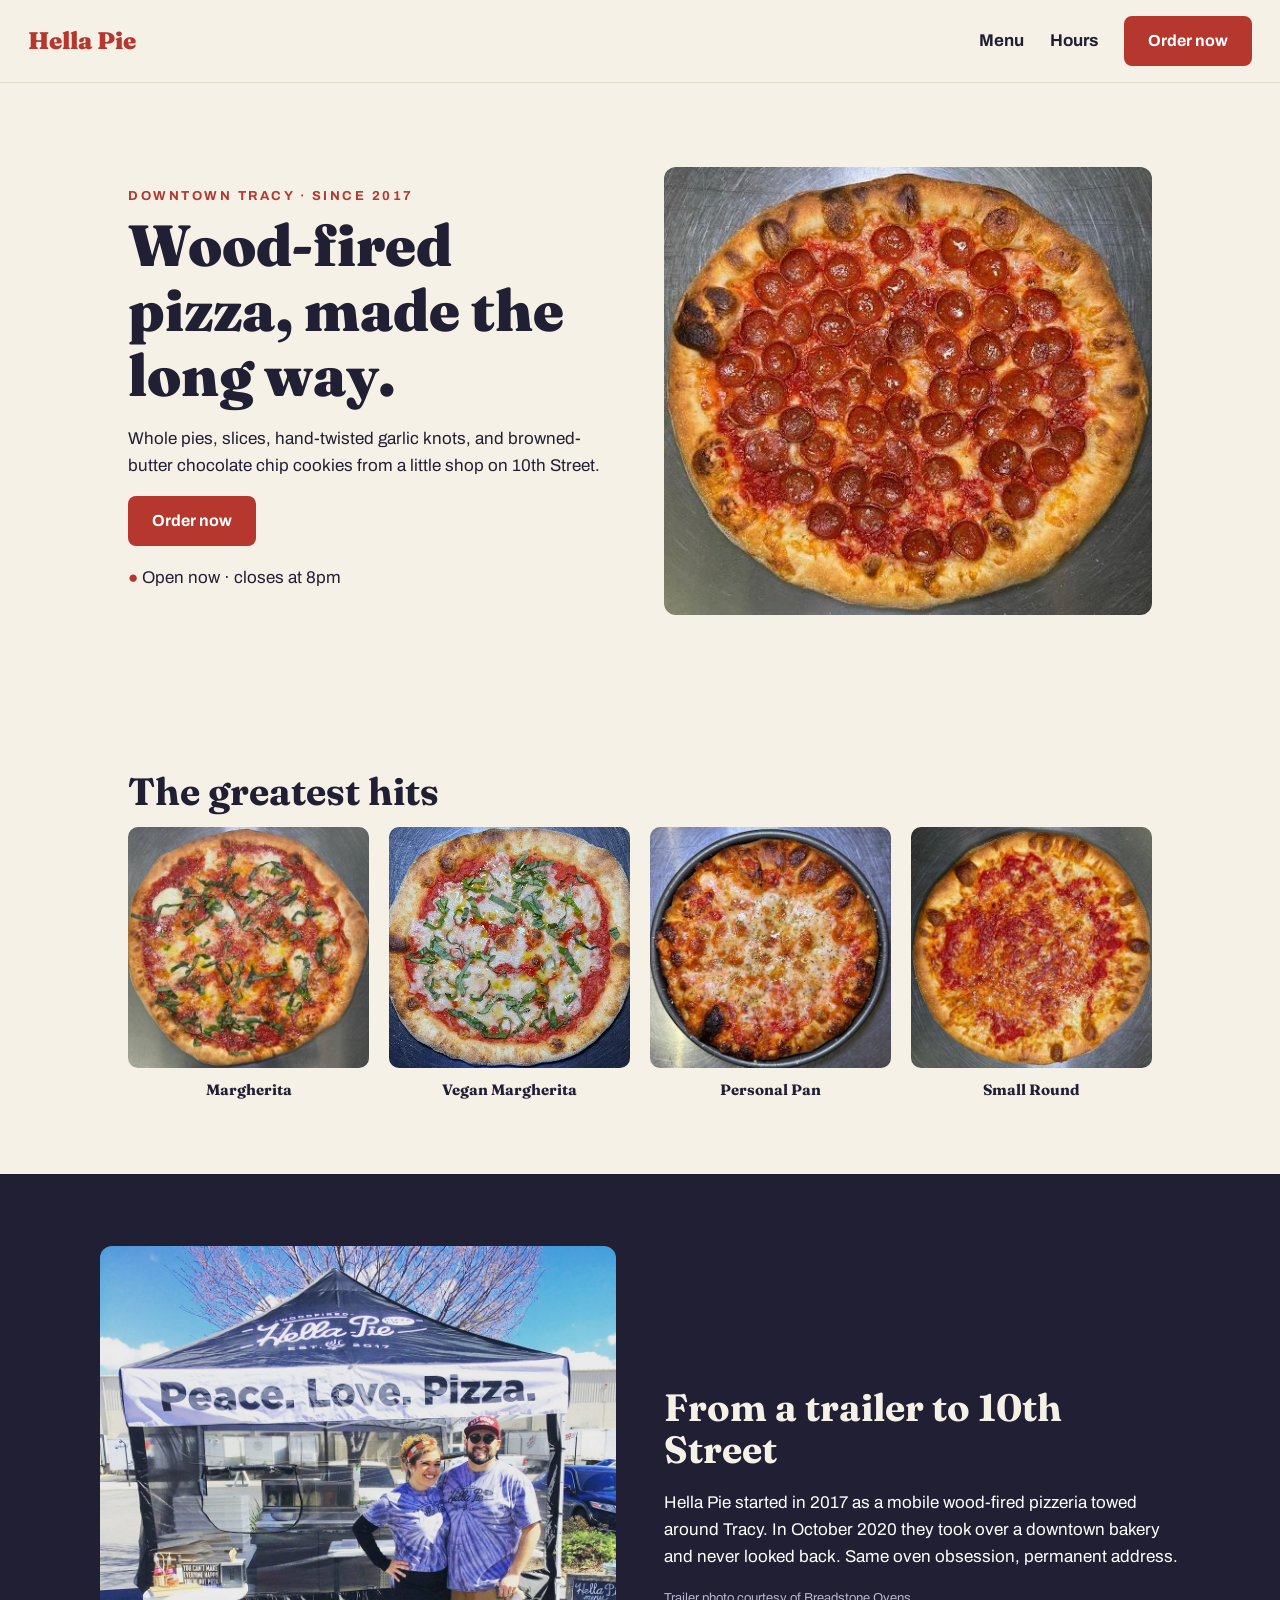
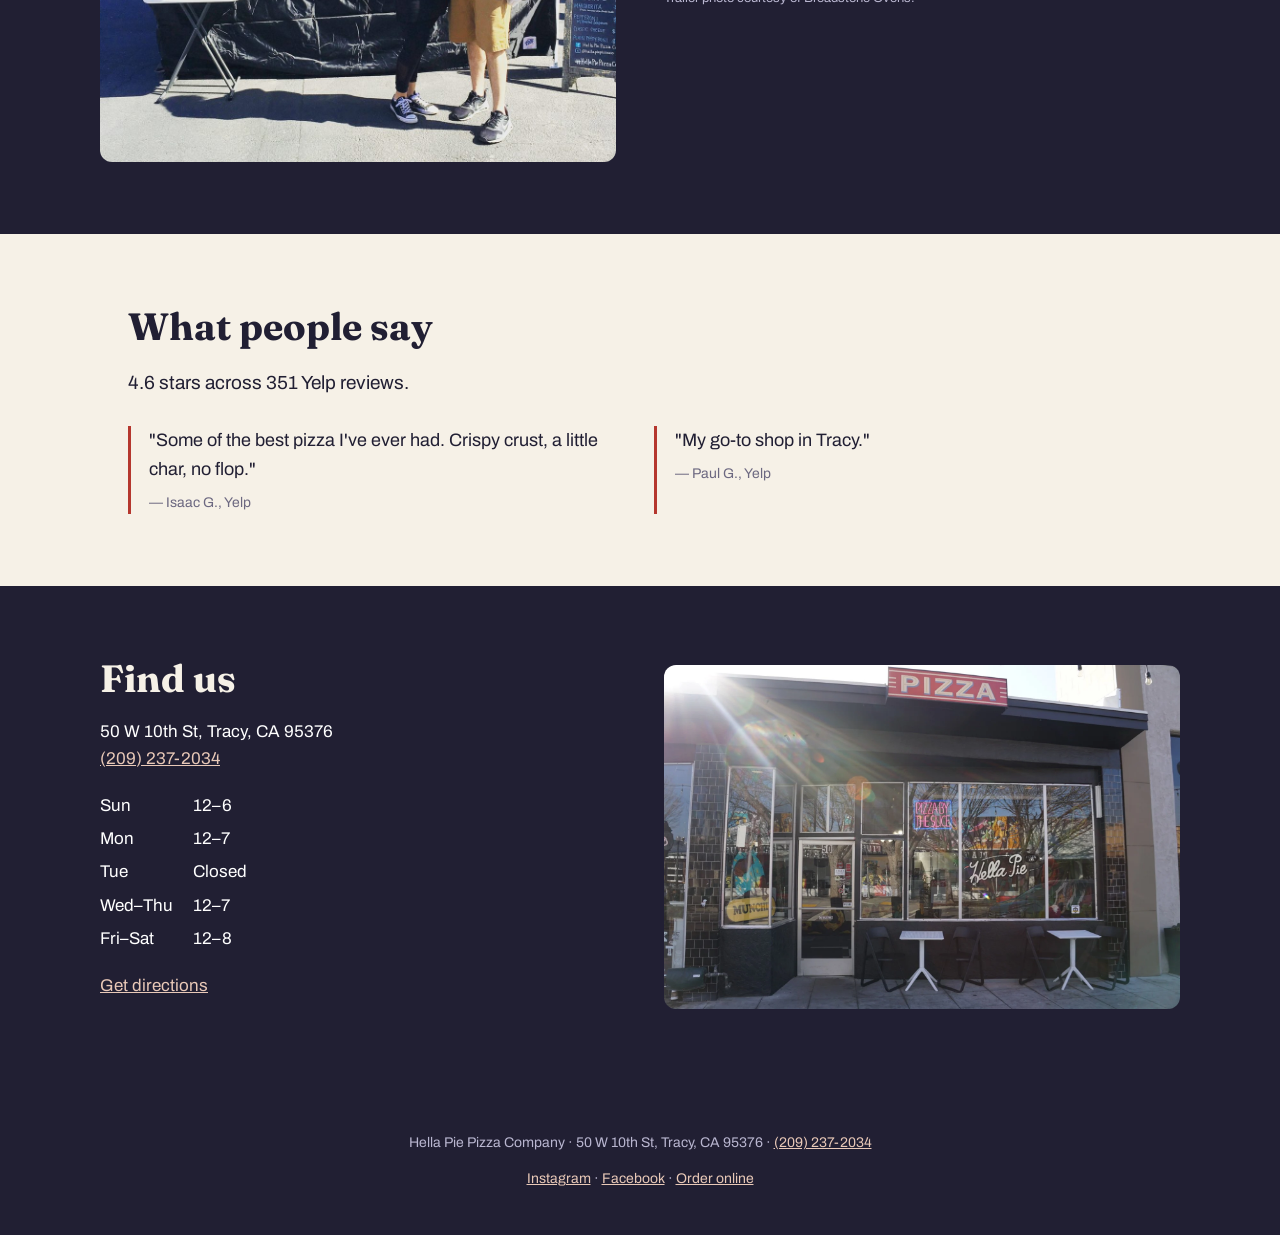
<file: index.html>
<!DOCTYPE html>
<html lang="en">
<head>
  <meta charset="UTF-8">
  <meta name="viewport" content="width=device-width, initial-scale=1">
  <title>Hella Pie Pizza Company — Wood-Fired Pizza in Downtown Tracy, CA</title>
  <meta name="description" content="Wood-fired pies, hand-twisted garlic knots, and browned-butter cookies on 10th Street in downtown Tracy. 4.6 stars across 351 reviews. Order online for pickup.">
  <link rel="canonical" href="https://hellapiepizza.com/">
  <link rel="preconnect" href="https://fonts.googleapis.com">
  <link rel="preconnect" href="https://fonts.gstatic.com" crossorigin>
  <link href="https://fonts.googleapis.com/css2?family=Fraunces:opsz,wght@9..144,700;9..144,900&family=Archivo:wght@400;700&display=swap" rel="stylesheet">
  <link rel="stylesheet" href="styles.css">
  <script type="application/ld+json">
  {
    "@context": "https://schema.org",
    "@type": "Restaurant",
    "name": "Hella Pie Pizza Company",
    "servesCuisine": "Pizza",
    "telephone": "+12092372034",
    "url": "https://hellapiepizza.com/",
    "priceRange": "$$",
    "address": {
      "@type": "PostalAddress",
      "streetAddress": "50 W 10th St",
      "addressLocality": "Tracy",
      "addressRegion": "CA",
      "postalCode": "95376",
      "addressCountry": "US"
    },
    "openingHoursSpecification": [
      {"@type": "OpeningHoursSpecification", "dayOfWeek": "Sunday",    "opens": "12:00", "closes": "18:00"},
      {"@type": "OpeningHoursSpecification", "dayOfWeek": "Monday",    "opens": "12:00", "closes": "19:00"},
      {"@type": "OpeningHoursSpecification", "dayOfWeek": ["Wednesday","Thursday"], "opens": "12:00", "closes": "19:00"},
      {"@type": "OpeningHoursSpecification", "dayOfWeek": ["Friday","Saturday"],    "opens": "12:00", "closes": "20:00"}
    ],
    "aggregateRating": {"@type": "AggregateRating", "ratingValue": "4.6", "reviewCount": "351"}
  }
  </script>
</head>
<body>
  <header class="site-header">
    <a class="wordmark" href="index.html">Hella Pie</a>
    <button class="nav-toggle" aria-expanded="false" aria-label="Open menu">☰</button>
    <nav class="site-nav">
      <a href="menu.html">Menu</a>
      <a href="index.html#find-us">Hours</a>
      <a class="btn-order" href="https://hellapiepizza.com/order">Order now</a>
    </nav>
  </header>
  <main>
    <section class="hero"><div class="hero-grid">
      <div>
        <p class="kicker">Downtown Tracy · Since 2017</p>
        <h1>Wood-fired pizza, made the long way.</h1>
        <p>Whole pies, slices, hand-twisted garlic knots, and browned-butter chocolate chip cookies from a little shop on 10th Street.</p>
        <p><a class="btn-order" href="https://hellapiepizza.com/order">Order now</a></p>
        <p class="open-sign" id="open-sign">Checking hours…</p>
      </div>
      <img src="images/hero-pepperoni.webp" alt="Large wood-fired pepperoni pizza with cup-and-char pepperoni">
    </div></section>

    <section id="greatest-hits">
      <h2>The greatest hits</h2>
      <div class="hits-grid">
        <figure><img src="images/margherita.jpg" alt="Margherita pizza with fresh mozzarella and basil"><figcaption>Margherita</figcaption></figure>
        <figure><img src="images/vegan-margherita.jpg" alt="Vegan margherita pizza"><figcaption>Vegan Margherita</figcaption></figure>
        <figure><img src="images/personal-pan.jpg" alt="Personal pan pizza"><figcaption>Personal Pan</figcaption></figure>
        <figure><img src="images/small-round.jpg" alt="Small round pizza"><figcaption>Small Round</figcaption></figure>
      </div>
    </section>

    <section class="dark"><div class="inner story-grid">
      <img src="images/story-trailer.jpeg" alt="Hella Pie's original mobile wood-fired oven trailer">
      <div>
        <h2>From a trailer to 10th Street</h2>
        <p>Hella Pie started in 2017 as a mobile wood-fired pizzeria towed around Tracy. In October 2020 they took over a downtown bakery and never looked back. Same oven obsession, permanent address.</p>
        <p class="credit">Trailer photo courtesy of Breadstone Ovens.</p>
      </div>
    </div></section>

    <section id="reviews">
      <h2>What people say</h2>
      <p class="rating-line">4.6 stars across 351 Yelp reviews.</p>
      <div class="quotes">
        <blockquote>"Some of the best pizza I've ever had. Crispy crust, a little char, no flop."<cite>— Isaac G., Yelp</cite></blockquote>
        <blockquote>"My go-to shop in Tracy."<cite>— Paul G., Yelp</cite></blockquote>
      </div>
    </section>

    <section class="dark" id="find-us"><div class="inner find-grid">
      <div>
        <h2>Find us</h2>
        <p>50 W 10th St, Tracy, CA 95376<br><a href="tel:+12092372034">(209) 237-2034</a></p>
        <table class="hours" id="hours-table">
          <tr><td>Sun</td><td>12–6</td></tr>
          <tr><td>Mon</td><td>12–7</td></tr>
          <tr><td>Tue</td><td>Closed</td></tr>
          <tr><td>Wed–Thu</td><td>12–7</td></tr>
          <tr><td>Fri–Sat</td><td>12–8</td></tr>
        </table>
        <p><a href="https://google.com/maps/place?q=Hella+Pie+Pizza+Company%2C+50+West+10th+Street%2C+Tracy%2C+CA+95376">Get directions</a></p>
      </div>
      <img src="images/storefront.webp" alt="Hella Pie Pizza Company storefront in downtown Tracy">
    </div></section>
  </main>
  <footer class="site-footer">
    <p>Hella Pie Pizza Company · 50 W 10th St, Tracy, CA 95376 · <a href="tel:+12092372034">(209) 237-2034</a></p>
    <p><a href="https://www.instagram.com/hellapiepizzaco/">Instagram</a> · <a href="https://www.facebook.com/HellaPiePizza/">Facebook</a> · <a href="https://hellapiepizza.com/order">Order online</a></p>
  </footer>
  <script src="script.js"></script>
</body>
</html>
</file>
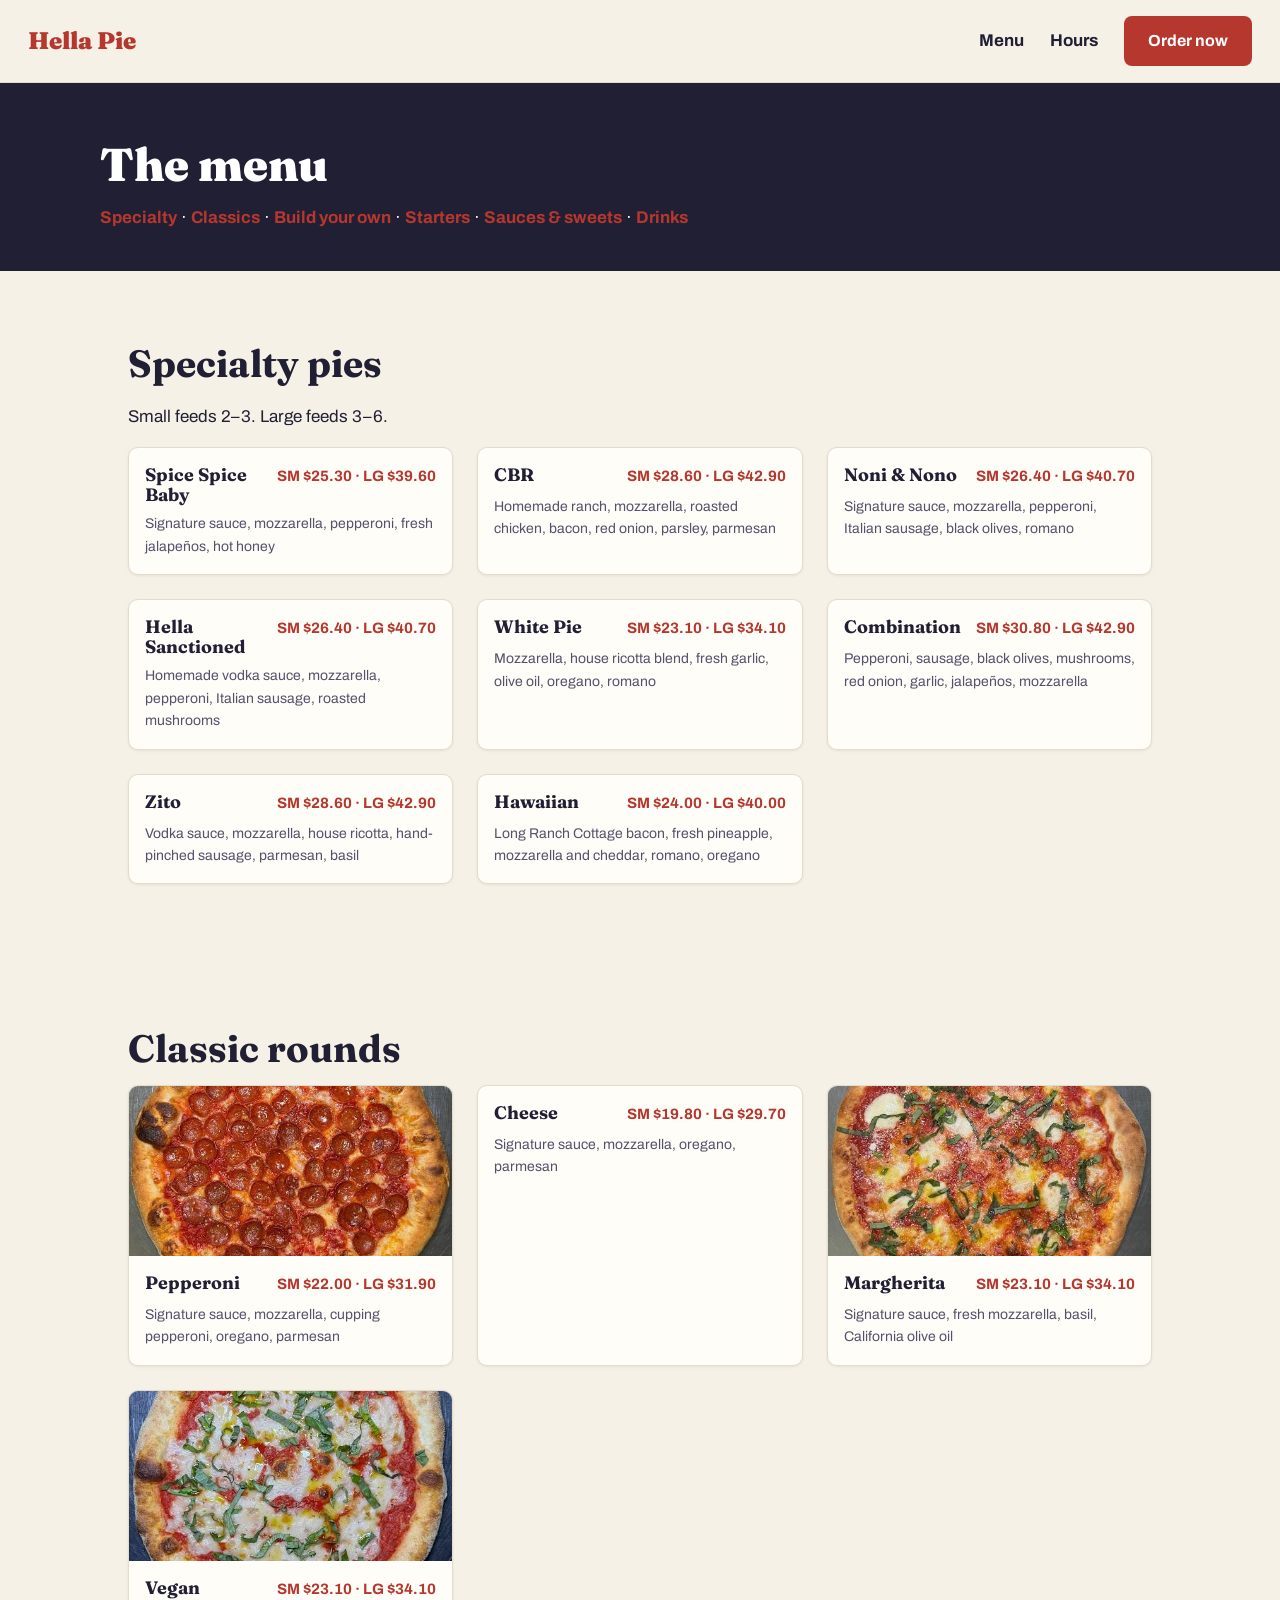
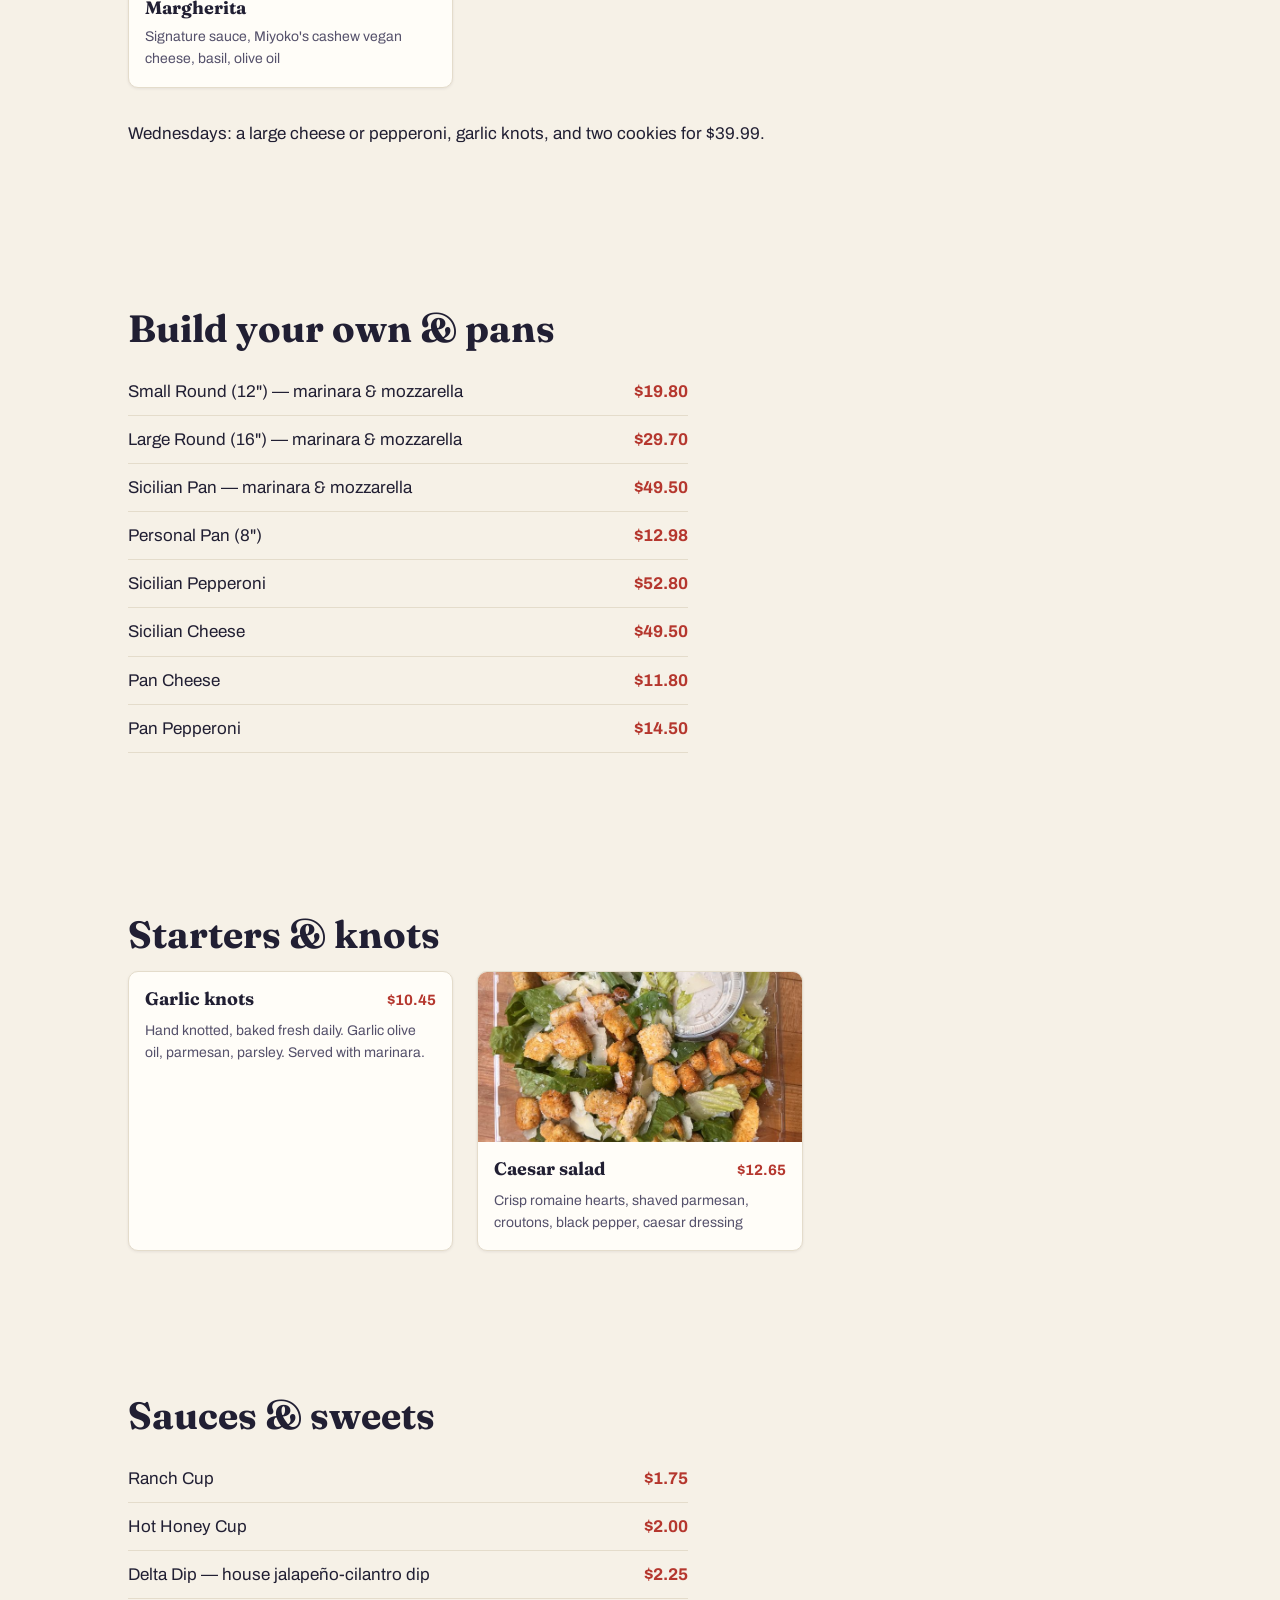
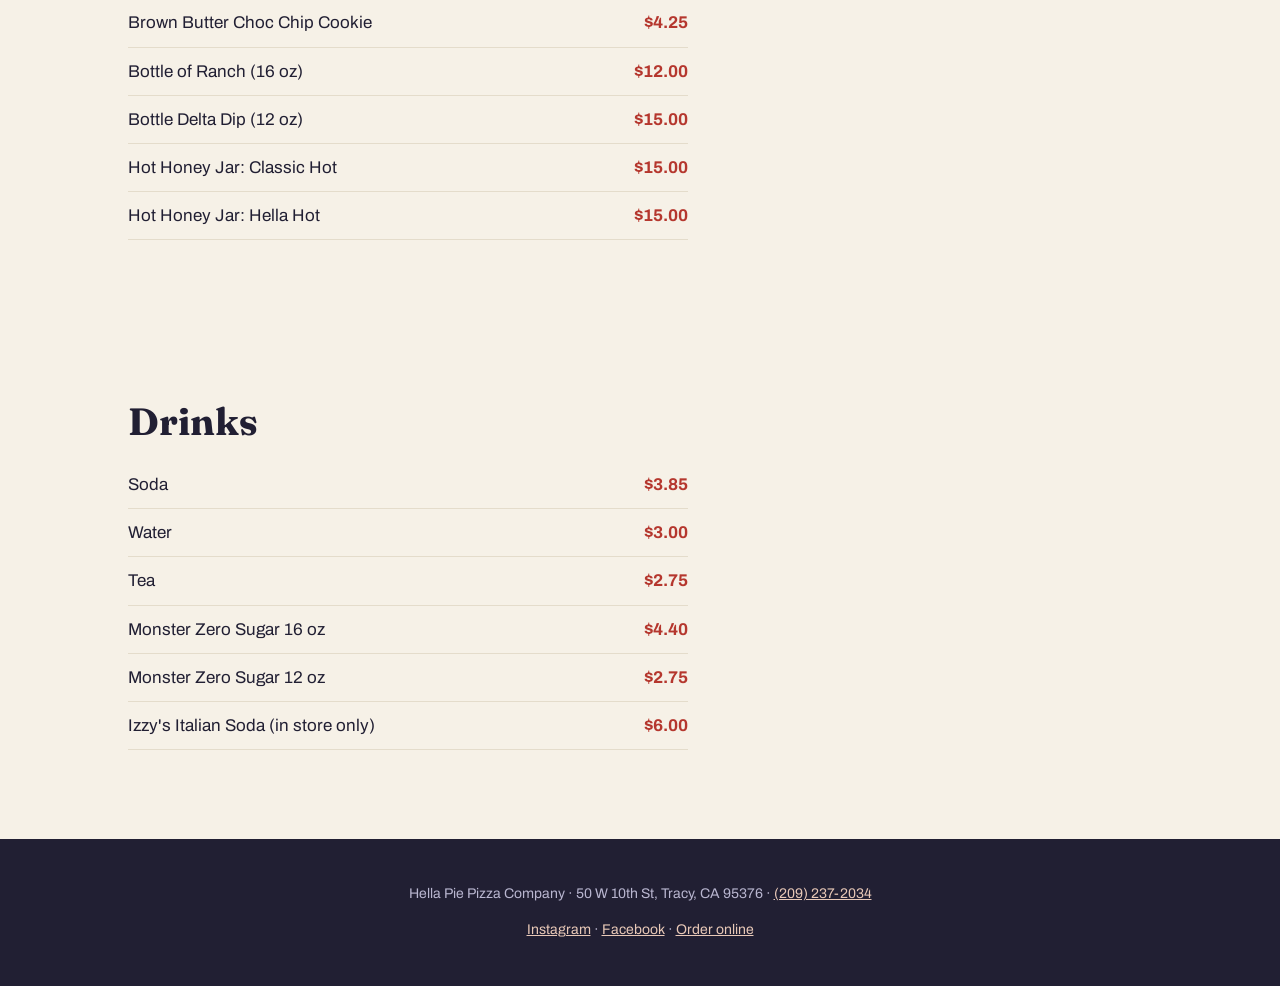
<file: menu.html>
<!DOCTYPE html>
<html lang="en">
<head>
  <meta charset="UTF-8">
  <meta name="viewport" content="width=device-width, initial-scale=1">
  <title>Menu — Hella Pie Pizza Company | Pizza in Tracy, CA</title>
  <meta name="description" content="The full Hella Pie lineup: specialty wood-fired pies, classics, hand-twisted garlic knots, house dips, and browned-butter chocolate chip cookies. Small and large, priced honestly.">
  <link rel="canonical" href="https://hellapiepizza.com/menu">
  <link rel="preconnect" href="https://fonts.googleapis.com">
  <link rel="preconnect" href="https://fonts.gstatic.com" crossorigin>
  <link href="https://fonts.googleapis.com/css2?family=Fraunces:opsz,wght@9..144,700;9..144,900&family=Archivo:wght@400;700&display=swap" rel="stylesheet">
  <link rel="stylesheet" href="styles.css">
  <script type="application/ld+json">
  {
    "@context": "https://schema.org",
    "@type": "Restaurant",
    "name": "Hella Pie Pizza Company",
    "servesCuisine": "Pizza",
    "telephone": "+12092372034",
    "url": "https://hellapiepizza.com/",
    "priceRange": "$$",
    "address": {
      "@type": "PostalAddress",
      "streetAddress": "50 W 10th St",
      "addressLocality": "Tracy",
      "addressRegion": "CA",
      "postalCode": "95376",
      "addressCountry": "US"
    },
    "openingHoursSpecification": [
      {"@type": "OpeningHoursSpecification", "dayOfWeek": "Sunday",    "opens": "12:00", "closes": "18:00"},
      {"@type": "OpeningHoursSpecification", "dayOfWeek": "Monday",    "opens": "12:00", "closes": "19:00"},
      {"@type": "OpeningHoursSpecification", "dayOfWeek": ["Wednesday","Thursday"], "opens": "12:00", "closes": "19:00"},
      {"@type": "OpeningHoursSpecification", "dayOfWeek": ["Friday","Saturday"],    "opens": "12:00", "closes": "20:00"}
    ],
    "aggregateRating": {"@type": "AggregateRating", "ratingValue": "4.6", "reviewCount": "351"}
  }
  </script>
</head>
<body>
  <header class="site-header">
    <a class="wordmark" href="index.html">Hella Pie</a>
    <button class="nav-toggle" aria-expanded="false" aria-label="Open menu">☰</button>
    <nav class="site-nav">
      <a href="menu.html">Menu</a>
      <a href="index.html#find-us">Hours</a>
      <a class="btn-order" href="https://hellapiepizza.com/order">Order now</a>
    </nav>
  </header>
  <main>
    <section class="dark lineup"><div class="inner">
      <h1>The menu</h1>
      <nav class="jump">
        <a href="#pies">Specialty</a> · <a href="#classics">Classics</a> ·
        <a href="#build">Build your own</a> · <a href="#starters">Starters</a> ·
        <a href="#sweets">Sauces &amp; sweets</a> · <a href="#drinks">Drinks</a>
      </nav>
    </div></section>

    <section id="pies">
      <h2>Specialty pies</h2>
      <p>Small feeds 2–3. Large feeds 3–6.</p>
      <div class="ticket-grid">
        <article class="ticket">
          <div class="ticket-body">
            <div class="ticket-top"><h3>Spice Spice Baby</h3><span class="digits price">SM $25.30 · LG $39.60</span></div>
            <p>Signature sauce, mozzarella, pepperoni, fresh jalapeños, hot honey</p>
          </div>
        </article>
        <article class="ticket">
          <div class="ticket-body">
            <div class="ticket-top"><h3>CBR</h3><span class="digits price">SM $28.60 · LG $42.90</span></div>
            <p>Homemade ranch, mozzarella, roasted chicken, bacon, red onion, parsley, parmesan</p>
          </div>
        </article>
        <article class="ticket">
          <div class="ticket-body">
            <div class="ticket-top"><h3>Noni &amp; Nono</h3><span class="digits price">SM $26.40 · LG $40.70</span></div>
            <p>Signature sauce, mozzarella, pepperoni, Italian sausage, black olives, romano</p>
          </div>
        </article>
        <article class="ticket">
          <div class="ticket-body">
            <div class="ticket-top"><h3>Hella Sanctioned</h3><span class="digits price">SM $26.40 · LG $40.70</span></div>
            <p>Homemade vodka sauce, mozzarella, pepperoni, Italian sausage, roasted mushrooms</p>
          </div>
        </article>
        <article class="ticket">
          <div class="ticket-body">
            <div class="ticket-top"><h3>White Pie</h3><span class="digits price">SM $23.10 · LG $34.10</span></div>
            <p>Mozzarella, house ricotta blend, fresh garlic, olive oil, oregano, romano</p>
          </div>
        </article>
        <article class="ticket">
          <div class="ticket-body">
            <div class="ticket-top"><h3>Combination</h3><span class="digits price">SM $30.80 · LG $42.90</span></div>
            <p>Pepperoni, sausage, black olives, mushrooms, red onion, garlic, jalapeños, mozzarella</p>
          </div>
        </article>
        <article class="ticket">
          <div class="ticket-body">
            <div class="ticket-top"><h3>Zito</h3><span class="digits price">SM $28.60 · LG $42.90</span></div>
            <p>Vodka sauce, mozzarella, house ricotta, hand-pinched sausage, parmesan, basil</p>
          </div>
        </article>
        <article class="ticket">
          <div class="ticket-body">
            <div class="ticket-top"><h3>Hawaiian</h3><span class="digits price">SM $24.00 · LG $40.00</span></div>
            <p>Long Ranch Cottage bacon, fresh pineapple, mozzarella and cheddar, romano, oregano</p>
          </div>
        </article>
      </div>
    </section>

    <section id="classics">
      <h2>Classic rounds</h2>
      <div class="ticket-grid">
        <article class="ticket">
          <img src="images/hero-pepperoni.webp" alt="Large pepperoni pizza with cup-and-char pepperoni">
          <div class="ticket-body">
            <div class="ticket-top"><h3>Pepperoni</h3><span class="digits price">SM $22.00 · LG $31.90</span></div>
            <p>Signature sauce, mozzarella, cupping pepperoni, oregano, parmesan</p>
          </div>
        </article>
        <article class="ticket">
          <div class="ticket-body">
            <div class="ticket-top"><h3>Cheese</h3><span class="digits price">SM $19.80 · LG $29.70</span></div>
            <p>Signature sauce, mozzarella, oregano, parmesan</p>
          </div>
        </article>
        <article class="ticket">
          <img src="images/margherita.jpg" alt="Margherita pizza with fresh mozzarella and basil">
          <div class="ticket-body">
            <div class="ticket-top"><h3>Margherita</h3><span class="digits price">SM $23.10 · LG $34.10</span></div>
            <p>Signature sauce, fresh mozzarella, basil, California olive oil</p>
          </div>
        </article>
        <article class="ticket">
          <img src="images/vegan-margherita.jpg" alt="Vegan margherita pizza with cashew cheese and basil">
          <div class="ticket-body">
            <div class="ticket-top"><h3>Vegan Margherita</h3><span class="digits price">SM $23.10 · LG $34.10</span></div>
            <p>Signature sauce, Miyoko's cashew vegan cheese, basil, olive oil</p>
          </div>
        </article>
      </div>
      <p class="deal">Wednesdays: a large cheese or pepperoni, garlic knots, and two cookies for $39.99.</p>
    </section>

    <section id="build">
      <h2>Build your own &amp; pans</h2>
      <ul class="rows">
        <li><span>Small Round (12") — marinara &amp; mozzarella</span><span class="digits">$19.80</span></li>
        <li><span>Large Round (16") — marinara &amp; mozzarella</span><span class="digits">$29.70</span></li>
        <li><span>Sicilian Pan — marinara &amp; mozzarella</span><span class="digits">$49.50</span></li>
        <li><span>Personal Pan (8")</span><span class="digits">$12.98</span></li>
        <li><span>Sicilian Pepperoni</span><span class="digits">$52.80</span></li>
        <li><span>Sicilian Cheese</span><span class="digits">$49.50</span></li>
        <li><span>Pan Cheese</span><span class="digits">$11.80</span></li>
        <li><span>Pan Pepperoni</span><span class="digits">$14.50</span></li>
      </ul>
    </section>

    <section id="starters">
      <h2>Starters &amp; knots</h2>
      <div class="ticket-grid">
        <article class="ticket">
          <div class="ticket-body">
            <div class="ticket-top"><h3>Garlic knots</h3><span class="digits price">$10.45</span></div>
            <p>Hand knotted, baked fresh daily. Garlic olive oil, parmesan, parsley. Served with marinara.</p>
          </div>
        </article>
        <article class="ticket">
          <img src="images/caesar-salad.jpg" alt="Caesar salad with shaved parmesan and croutons">
          <div class="ticket-body">
            <div class="ticket-top"><h3>Caesar salad</h3><span class="digits price">$12.65</span></div>
            <p>Crisp romaine hearts, shaved parmesan, croutons, black pepper, caesar dressing</p>
          </div>
        </article>
      </div>
    </section>

    <section id="sweets">
      <h2>Sauces &amp; sweets</h2>
      <ul class="rows">
        <li><span>Ranch Cup</span><span class="digits">$1.75</span></li>
        <li><span>Hot Honey Cup</span><span class="digits">$2.00</span></li>
        <li><span>Delta Dip — house jalapeño-cilantro dip</span><span class="digits">$2.25</span></li>
        <li><span>Brown Butter Choc Chip Cookie</span><span class="digits">$4.25</span></li>
        <li><span>Bottle of Ranch (16 oz)</span><span class="digits">$12.00</span></li>
        <li><span>Bottle Delta Dip (12 oz)</span><span class="digits">$15.00</span></li>
        <li><span>Hot Honey Jar: Classic Hot</span><span class="digits">$15.00</span></li>
        <li><span>Hot Honey Jar: Hella Hot</span><span class="digits">$15.00</span></li>
      </ul>
    </section>

    <section id="drinks">
      <h2>Drinks</h2>
      <ul class="rows">
        <li><span>Soda</span><span class="digits">$3.85</span></li>
        <li><span>Water</span><span class="digits">$3.00</span></li>
        <li><span>Tea</span><span class="digits">$2.75</span></li>
        <li><span>Monster Zero Sugar 16 oz</span><span class="digits">$4.40</span></li>
        <li><span>Monster Zero Sugar 12 oz</span><span class="digits">$2.75</span></li>
        <li><span>Izzy's Italian Soda (in store only)</span><span class="digits">$6.00</span></li>
      </ul>
    </section>
  </main>
  <footer class="site-footer">
    <p>Hella Pie Pizza Company · 50 W 10th St, Tracy, CA 95376 · <a href="tel:+12092372034">(209) 237-2034</a></p>
    <p><a href="https://www.instagram.com/hellapiepizzaco/">Instagram</a> · <a href="https://www.facebook.com/HellaPiePizza/">Facebook</a> · <a href="https://hellapiepizza.com/order">Order online</a></p>
  </footer>
  <div class="sticky-order"><a class="btn-order" href="https://hellapiepizza.com/order">Order now</a></div>
  <script src="script.js"></script>
</body>
</html>
</file>
<file: styles.css>
:root {
  --cream: #f6f1e7;
  --brick: #b5372e;
  --charcoal: #211f33;
  --line: #e4dccb;
  --font-display: "Fraunces", Georgia, serif;
  --font-body: "Archivo", sans-serif;
}

* { box-sizing: border-box; }
body {
  margin: 0;
  background: var(--cream);
  color: var(--charcoal);
  font-family: var(--font-body);
  font-size: 17px;
  line-height: 1.6;
}
h1, h2, h3 { font-family: var(--font-display); font-weight: 700; line-height: 1.12; margin: 0 0 14px; }
h2 { font-size: clamp(28px, 3.5vw, 38px); }
img { max-width: 100%; display: block; }
a { color: var(--brick); }

/* Header */
.site-header {
  display: flex; align-items: center; justify-content: space-between;
  padding: 16px 28px; background: var(--cream);
  border-bottom: 1px solid var(--line);
  position: sticky; top: 0; z-index: 10;
}
.wordmark { font-family: var(--font-display); font-weight: 900; font-size: 24px; color: var(--brick); text-decoration: none; }
.site-nav { display: flex; gap: 26px; align-items: center; }
.site-nav a { color: var(--charcoal); text-decoration: none; font-weight: 700; }
.nav-toggle { display: none; background: none; border: 0; font-size: 26px; color: var(--charcoal); cursor: pointer; }

/* Button and status */
.btn-order {
  font-family: var(--font-body); font-weight: 700; font-size: 16px;
  color: #fff !important; background: var(--brick);
  padding: 12px 24px; border-radius: 8px; text-decoration: none;
  display: inline-block;
}
.btn-order:hover { background: #9e2f27; }
.open-sign { font-size: 17px; }
.open-sign::before { content: "● "; color: var(--brick); }
.open-sign.closed { color: #6c6880; }

/* Sections */
section { padding: 72px 28px; max-width: 1080px; margin: 0 auto; }
.dark { background: var(--charcoal); color: #fff; max-width: none; }
.dark > .inner { max-width: 1080px; margin: 0 auto; }
.dark h2 { color: var(--cream); }
.dark a { color: #e9c9b8; }

/* Footer */
.site-footer { background: var(--charcoal); color: #b9b6d0; text-align: center; padding: 30px 24px; font-size: 14px; }
.site-footer a { color: #e9c9b8; }

/* Sticky mobile order bar (shown via script on menu page) */
.sticky-order { display: none; }

/* Homepage */
.kicker {
  font-size: 13px; letter-spacing: 2.5px; text-transform: uppercase;
  color: var(--brick); font-weight: 700; margin-bottom: 6px;
}
.hero { padding-top: 84px; padding-bottom: 84px; }
.hero h1 { font-size: clamp(36px, 5vw, 58px); font-weight: 900; }
.hero-grid, .story-grid, .find-grid { display: grid; grid-template-columns: 1fr 1fr; gap: 48px; align-items: center; }
.hero-grid img, .story-grid img, .find-grid img { border-radius: 12px; }
.hero .open-sign { margin-top: 18px; }
.hits-grid { display: grid; grid-template-columns: repeat(4, 1fr); gap: 20px; }
.hits-grid img { border-radius: 10px; aspect-ratio: 1; object-fit: cover; }
.hits-grid figure { margin: 0; }
.hits-grid figcaption { font-family: var(--font-display); font-weight: 700; font-size: 15px; margin-top: 10px; text-align: center; }
.rating-line { font-size: 19px; margin-bottom: 28px; }
.quotes { display: grid; grid-template-columns: 1fr 1fr; gap: 28px; }
blockquote { margin: 0; border-left: 3px solid var(--brick); padding-left: 18px; font-size: 18px; }
cite { display: block; margin-top: 8px; font-size: 14px; color: #6c6880; font-style: normal; }
.credit { font-size: 13px; color: #6c6880; }
.hours { border-collapse: collapse; margin: 10px 0; }
.hours td { padding: 3px 20px 3px 0; }
.dark .credit { color: #b9b6d0; }

@media (max-width: 720px) {
  .nav-toggle { display: block; }
  .site-nav {
    display: none; position: absolute; top: 100%; left: 0; right: 0;
    background: var(--cream); border-bottom: 1px solid var(--line);
    flex-direction: column; padding: 18px; text-align: center;
  }
  .site-nav.open { display: flex; }
  .sticky-order.on {
    display: block; position: fixed; bottom: 0; left: 0; right: 0;
    background: var(--charcoal); padding: 12px; text-align: center; z-index: 20;
  }
  .hero { padding-top: 48px; padding-bottom: 48px; }
  .hero-grid, .story-grid, .find-grid, .quotes { grid-template-columns: 1fr; }
  .hits-grid { grid-template-columns: 1fr 1fr; }
  .story-grid img { order: 2; }
}

/* Menu page */
.lineup { padding-top: 56px; padding-bottom: 40px; }
.lineup h1 { font-size: clamp(32px, 4vw, 46px); font-weight: 900; }
.jump a { color: var(--brick); text-decoration: none; font-weight: 700; }
.ticket-grid { display: grid; grid-template-columns: repeat(3, 1fr); gap: 24px; }
.ticket {
  background: #fffdf8; border: 1px solid var(--line); border-radius: 10px;
  overflow: hidden; box-shadow: 0 1px 3px rgba(33, 31, 51, .08);
}
.ticket img { height: 170px; width: 100%; object-fit: cover; }
.ticket-body { padding: 16px; }
.ticket-top { display: flex; justify-content: space-between; align-items: baseline; gap: 10px; }
.ticket h3 { font-size: 18px; margin: 0; }
.ticket .price { font-weight: 700; color: var(--brick); white-space: nowrap; font-size: 15px; }
.ticket p { font-size: 14px; color: #55516b; margin: 8px 0 0; }
.deal { margin-top: 32px; font-size: 17px; }
.rows { list-style: none; padding: 0; max-width: 560px; }
.rows li { display: flex; justify-content: space-between; gap: 16px; padding: 10px 0; border-bottom: 1px solid var(--line); }
.rows .digits { font-weight: 700; color: var(--brick); white-space: nowrap; }

@media (max-width: 900px) { .ticket-grid { grid-template-columns: 1fr 1fr; } }
@media (max-width: 560px) { .ticket-grid { grid-template-columns: 1fr; } }
</file>
